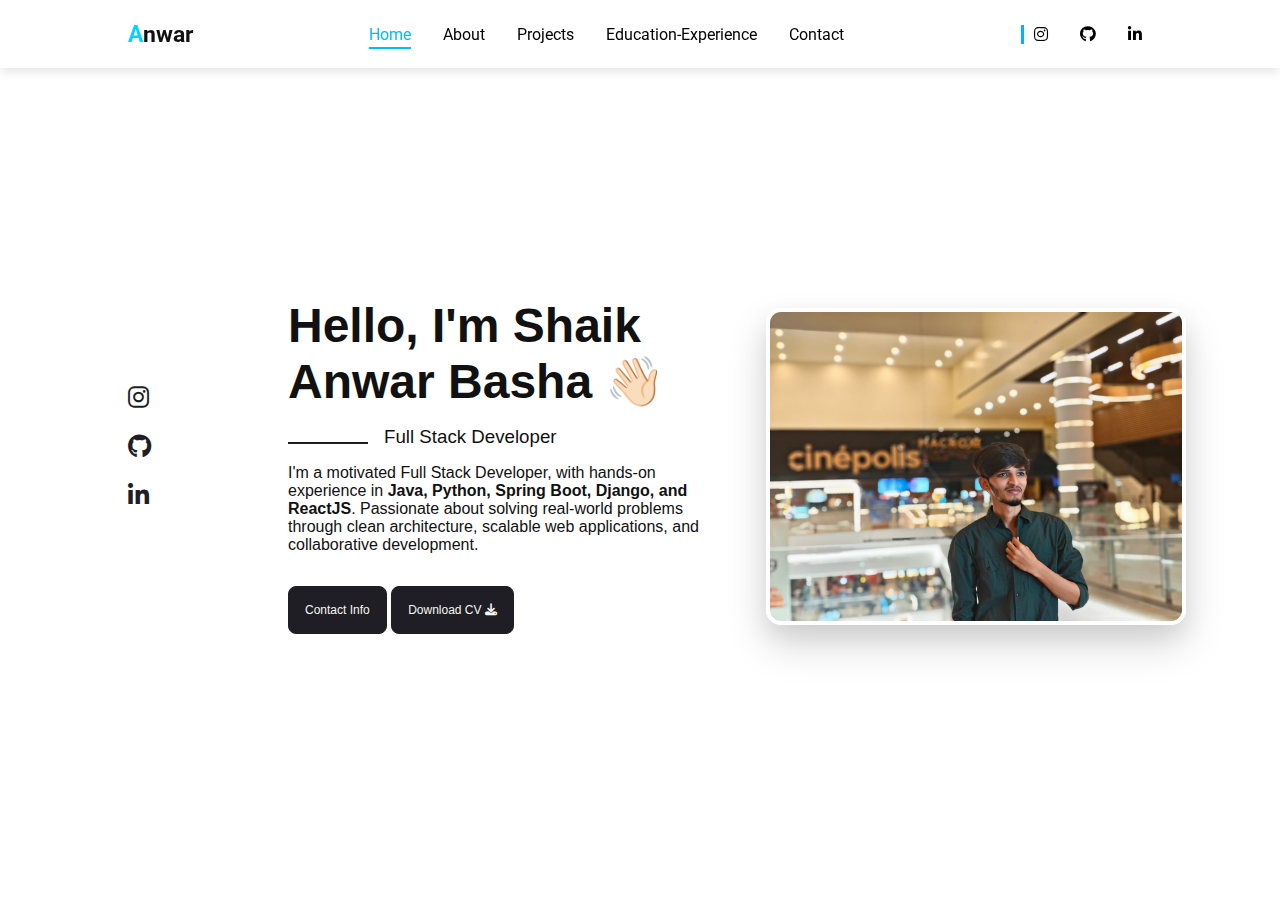
<file: index.html>
<!DOCTYPE html>
<html lang="en">
<head>
    <meta charset="UTF-8">
    <meta name="viewport" content="width=device-width, initial-scale=1.0">
    <title>Shaik Anwar Basha</title>
    <link rel="preconnect" href="https://fonts.googleapis.com">
    <link rel="preconnect" href="https://fonts.gstatic.com" crossorigin>
    <link href="https://fonts.googleapis.com/css2?family=Montserrat:ital,wght@0,100..900;1,100..900&family=Open+Sans:wght@300..800&family=Playfair+Display:wght@400..900&family=Raleway:ital,wght@0,100..900;1,100..900&family=Roboto+Mono:ital,wght@0,100..700;1,100..700&family=Roboto:ital,wght@0,100..900;1,100..900&family=Unbounded:wght@200..900&display=swap" rel="stylesheet">
    <link rel="stylesheet" href="https://cdnjs.cloudflare.com/ajax/libs/font-awesome/6.4.0/css/all.min.css">
    <link rel="stylesheet" href="style.css">
</head>
<body>
    <header>
        <div class="logo">
            <h3><span>A</span>nwar</h3>
        </div>
        <div class="menu-toggle" id="menu-toggle">
           <i class="fa-solid fa-bars"></i>
        </div>

        <ul class="header-list">
            <li><a href="index.html" class="fade-link" data-link>Home</a></li>
            <li><a href="about.html" class="fade-link" data-link>About</a></li>
            <li><a href="project.html" class="fade-link" data-link>Projects</a></li>
            <li><a href="education-experience.html" class="fade-link" data-link>Education-Experience</a></li>
            <li><a href="contact.html" class="fade-link" data-link>Contact</a></li>
            
        </ul>
        <ul class="header-list-icon">
            <li><a href="https://www.instagram.com/__itz_me_anwar__/"><i class="fa-brands fa-instagram"></i></a></li>
            <li><a href="https://github.com/ShaikAnwar2004"><i class="fa-brands fa-github"></i></a></li>
            <li><a href="https://www.linkedin.com/in/shaikanwarbasha2004/"><i class="fa-brands fa-linkedin-in"></i></a></li>
        </ul>
    </header>
    <div class="slide-menu" id="slide-menu">
       <ul>
          <li><a href="index.html">Home</a></li>
          <li><a href="about.html">About</a></li>
          <li><a href="project.html">Projects</a></li>
          <li><a href="education-experience.html">Education-Experience</a></li>
          <li><a href="contact.html">Contact</a></li>
          
       </ul>
    </div>
   <section class="home" id="home">
    <div class="home-text">
        <h2>Hello, I'm Shaik Anwar Basha 👋🏻</h2>
        <h3>Full Stack Developer</h3>
        <p>
            I'm a motivated Full Stack Developer, with hands-on experience in 
            <strong>Java, Python, Spring Boot, Django, and ReactJS</strong>. 
            Passionate about solving real-world problems through clean architecture, scalable web applications, 
            and collaborative development.
        </p>
        <div class="home-btn">
            <a href="contact.html" class="btn">Contact Info</a>
            <a href="https://drive.google.com/file/d/1Tkeu0_qlUrb2_smMXBdRoiSCU7jdkP-D/view?usp=drivesdk" class="btn" download>Download CV <i class="fa-solid fa-download"></i></a>
        </div>
    </div>
    <div class="home-img">
        <img src="images/img5.jpg" alt="Shaik Anwar Basha">
    </div>
</section>

<div class="socials-icon">
    <a href="https://www.instagram.com/__itz_me_anwar__/" target="_blank"><i class="fa-brands fa-instagram"></i></a>
    <a href="https://github.com/ShaikAnwar2004" target="_blank"><i class="fa-brands fa-github"></i></a>
    <a href="https://www.linkedin.com/in/shaikanwarbasha2004/" target="_blank"><i class="fa-brands fa-linkedin-in"></i></a>
</div>
    <script src="main.js"></script>
</body>
</html>
</file>
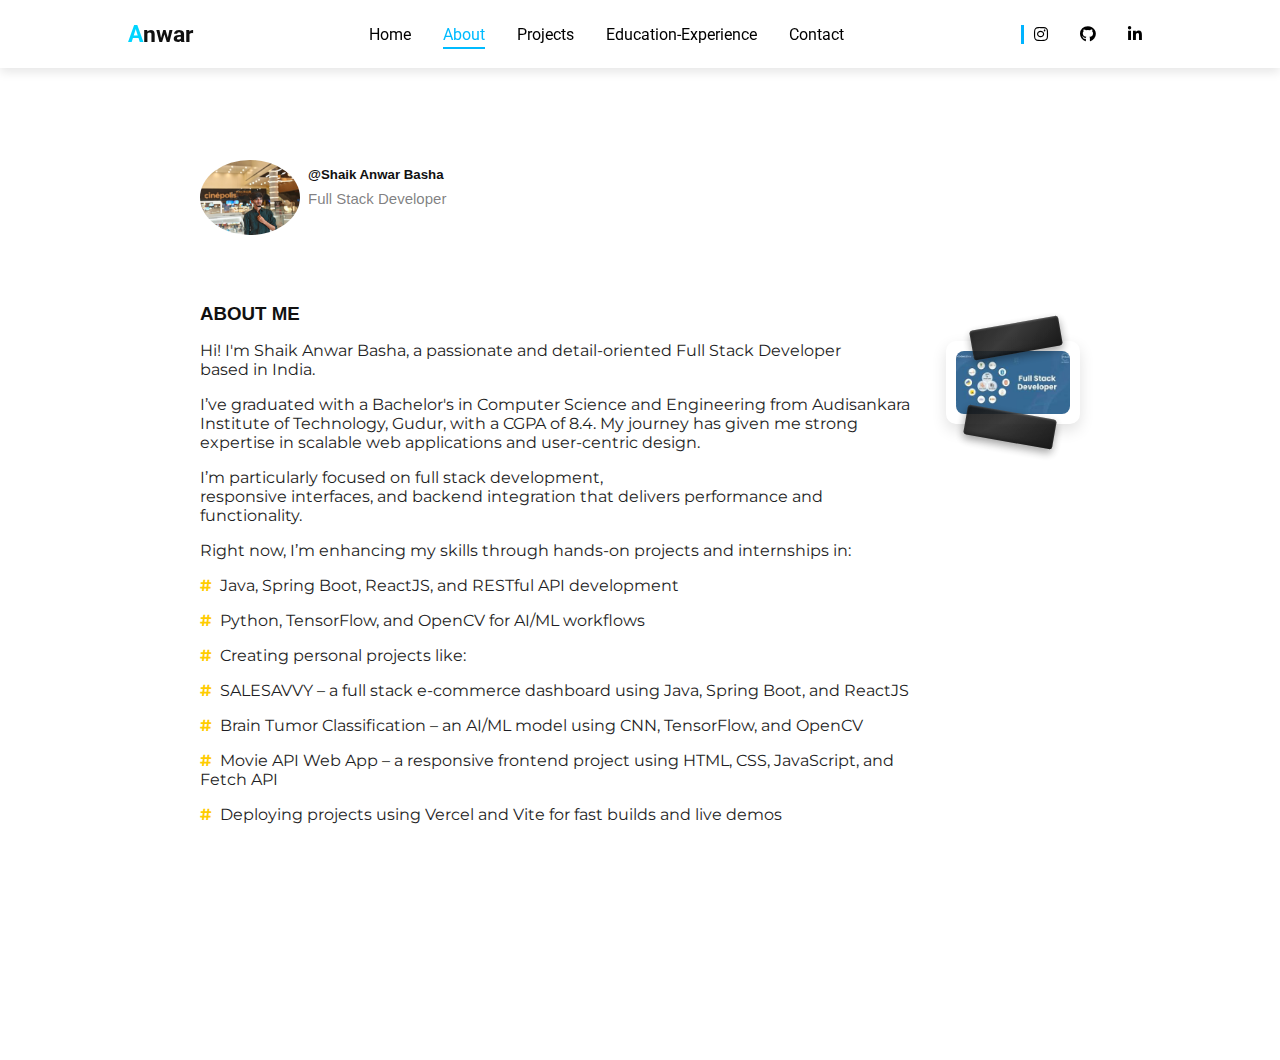
<file: about.html>
<!DOCTYPE html>
<html lang="en">
<head>
    <meta charset="UTF-8">
    <meta name="viewport" content="width=device-width, initial-scale=1.0">
    <link rel="preconnect" href="https://fonts.googleapis.com">
    <link rel="preconnect" href="https://fonts.gstatic.com" crossorigin>
    <link href="https://fonts.googleapis.com/css2?family=Montserrat:ital,wght@0,100..900;1,100..900&family=Open+Sans:wght@300..800&family=Playfair+Display:wght@400..900&family=Raleway:ital,wght@0,100..900;1,100..900&family=Roboto+Mono:ital,wght@0,100..700;1,100..700&family=Roboto:ital,wght@0,100..900;1,100..900&family=Unbounded:wght@200..900&display=swap" rel="stylesheet">
    <link rel="stylesheet" href="https://cdnjs.cloudflare.com/ajax/libs/font-awesome/6.4.0/css/all.min.css">
    <link rel="stylesheet" href="style.css">
    <title>Anwar</title>
</head>
<body>
    <header>
        <div class="logo">
            <h3><span>A</span>nwar</h3>
        </div>
        <div class="menu-toggle" id="menu-toggle">
            <i class="fa-solid fa-bars"></i>
        </div>

        <ul class="header-list">
            <li><a href="index.html" class="fade-link" data-link>Home</a></li>
            <li><a href="about.html" class="fade-link" data-link>About</a></li>
            <li><a href="project.html" class="fade-link" data-link>Projects</a></li>
            <li><a href="education-experience.html" class="fade-link" data-link>Education-Experience</a></li>
            <li><a href="contact.html" class="fade-link" data-link>Contact</a></li>
        </ul>
         <ul class="header-list-icon">
            <li><a href="https://www.instagram.com/__itz_me_anwar__/"><i class="fa-brands fa-instagram"></i></a></li>
            <li><a href="https://github.com/ShaikAnwar2004"><i class="fa-brands fa-github"></i></a></li>
            <li><a href="https://www.linkedin.com/in/shaikanwarbasha2004/"><i class="fa-brands fa-linkedin-in"></i></a></li>
        </ul>
    </header>

    <div class="slide-menu" id="slide-menu">
        <ul>
            <li><a href="index.html">Home</a></li>
            <li><a href="about.html">About</a></li>
            <li><a href="project.html">Projects</a></li>
            <li><a href="education-experience.html">Education-Experience</a></li>
            <li><a href="contact.html">Contact</a></li>
        </ul>
    </div>

    <section class="about" id="about">
        <div class="about-info">
            <div class="img-about">
                <img src="images/img5.jpg" alt="Shaik Anwar Basha">
            </div>
            <div class="info-text">
                <h5>@Shaik Anwar Basha</h5>
                <p>Full Stack Developer</p>
            </div>
        </div>
        <h3>ABOUT ME</h3>
        <div class="about-info2">
            <div class="about-text">
                <p>Hi! I'm Shaik Anwar Basha, a passionate and detail-oriented Full Stack Developer <br> based in India.</p>
                <p>I’ve graduated with a Bachelor's in Computer Science and Engineering from Audisankara Institute of Technology, Gudur, with a CGPA of 8.4. My journey has given me strong expertise in scalable web applications and user-centric design.</p>
                <p>I’m particularly focused on full stack development, <br> responsive interfaces, and backend integration that delivers performance and functionality.</p>
                <p>Right now, I’m enhancing my skills through hands-on projects and internships in:</p>
                <p><span>#</span>Java, Spring Boot, ReactJS, and RESTful API development</p>
                <p><span>#</span>Python, TensorFlow, and OpenCV for AI/ML workflows</p>
                <p><span>#</span>Creating personal projects like:</p>
                <p><span>#</span>SALESAVVY – a full stack e-commerce dashboard using Java, Spring Boot, and ReactJS</p>
                <p><span>#</span>Brain Tumor Classification – an AI/ML model using CNN, TensorFlow, and OpenCV</p>
                <p><span>#</span>Movie API Web App – a responsive frontend project using HTML, CSS, JavaScript, and Fetch API</p>
                <p><span>#</span>Deploying projects using Vercel and Vite for fast builds and live demos</p>
            </div>
            <div class="photo-container">
                <img src="images/FSD.png" alt="Shaik Anwar Basha">
                <span class="tape tape1"></span>
                <span class="tape tape2"></span>
            </div>
        </div>
    </section>

    <script src="main.js"></script>
</body>
</html>
</file>
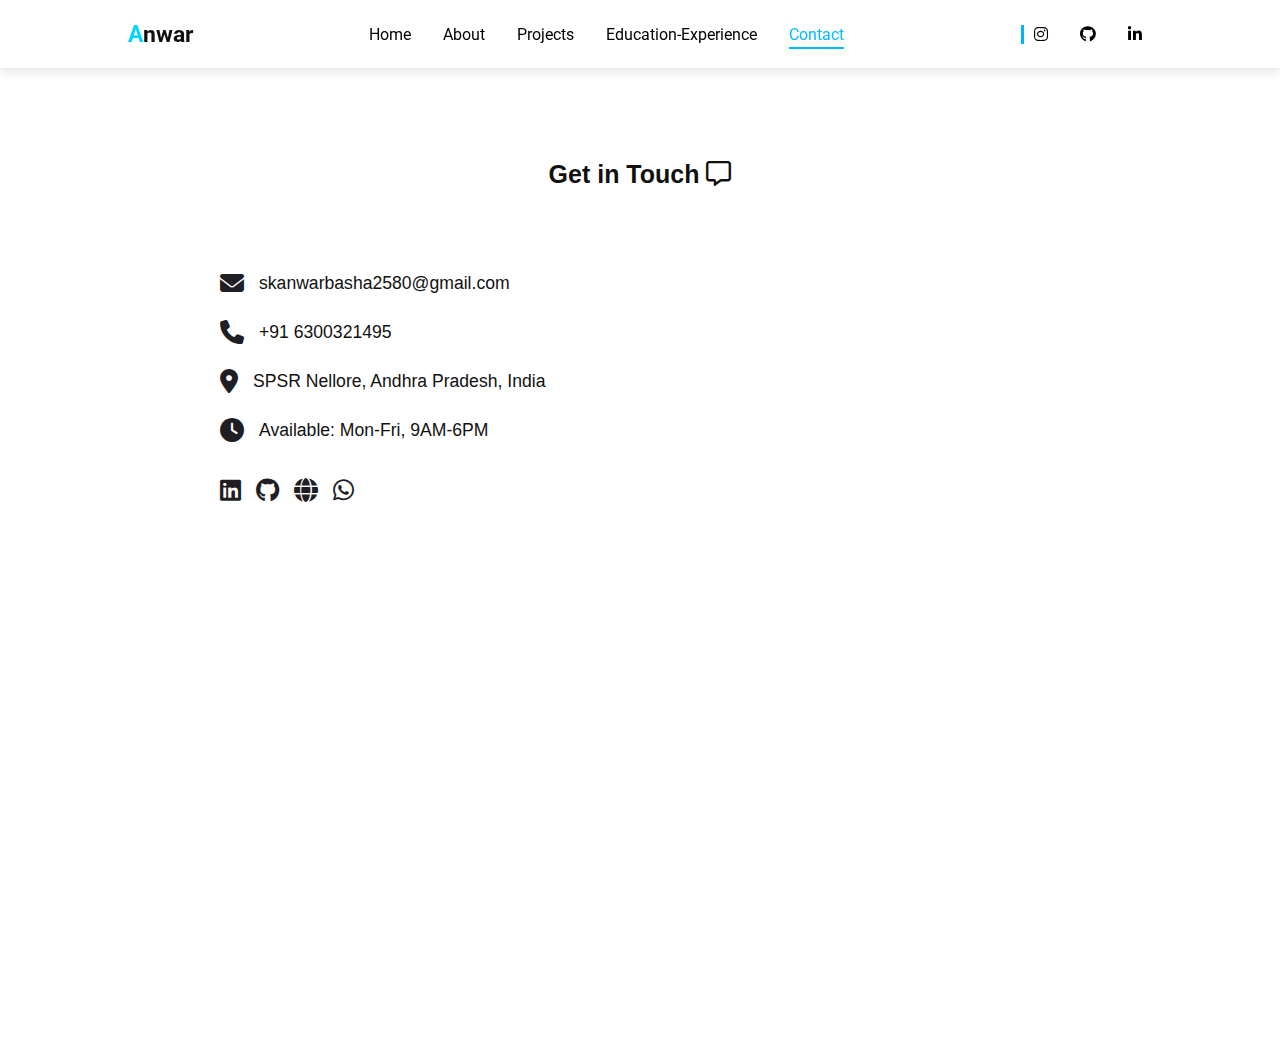
<file: contact.html>
<!DOCTYPE html>
<html lang="en">
<head>
    <meta charset="UTF-8">
    <meta name="viewport" content="width=device-width, initial-scale=1.0">
    <link rel="preconnect" href="https://fonts.googleapis.com">
    <link rel="preconnect" href="https://fonts.gstatic.com" crossorigin>
    <link href="https://fonts.googleapis.com/css2?family=Montserrat:ital,wght@0,100..900;1,100..900&family=Open+Sans:wght@300..800&family=Playfair+Display:wght@400..900&family=Raleway:ital,wght@0,100..900;1,100..900&family=Roboto+Mono:ital,wght@0,100..700;1,100..700&family=Roboto:ital,wght@0,100..900;1,100..900&family=Unbounded:wght@200..900&display=swap" rel="stylesheet">
    <link rel="stylesheet" href="https://cdnjs.cloudflare.com/ajax/libs/font-awesome/6.4.0/css/all.min.css">
    <link rel="stylesheet" href="style.css">
    <title>Anwar</title>
</head>
<body>
    <header>
        <div class="logo">
            <h3><span>A</span>nwar</h3>
        </div>
        <div class="menu-toggle" id="menu-toggle">
            <i class="fa-solid fa-bars"></i>
        </div>

        <ul class="header-list">
            <li><a href="index.html" class="fade-link" data-link>Home</a></li>
            <li><a href="about.html" class="fade-link" data-link>About</a></li>
            <li><a href="project.html" class="fade-link" data-link>Projects</a></li>
            <li><a href="education-experience.html" class="fade-link" data-link>Education-Experience</a></li>
            <li><a href="contact.html" class="fade-link" data-link>Contact</a></li>
        </ul>
        <ul class="header-list-icon">
            <li><a href="https://www.instagram.com/__itz_me_anwar__/"><i class="fa-brands fa-instagram"></i></a></li>
            <li><a href="https://github.com/ShaikAnwar2004"><i class="fa-brands fa-github"></i></a></li>
            <li><a href="https://www.linkedin.com/in/shaikanwarbasha2004/"><i class="fa-brands fa-linkedin-in"></i></a></li>
        </ul>
    </header>

    <div class="slide-menu" id="slide-menu">
        <ul>
            <li><a href="index.html">Home</a></li>
            <li><a href="about.html">About</a></li>
            <li><a href="project.html">Projects</a></li>
            <li><a href="education-experience.html">Education-Experience</a></li>
            <li><a href="contact.html">Contact</a></li>
        </ul>
    </div>

    <section class="contact">
        <h3>Get in Touch <i class="fa-regular fa-message"></i></h3>
        <div class="container">
            <div class="contact-content">
                <div class="contact-info">
                    <div class="contact-item">
                        <i class="fas fa-envelope"></i>
                        <p>skanwarbasha2580@gmail.com</p>
                    </div>
                    <div class="contact-item">
                        <i class="fas fa-phone"></i>
                        <p>+91 6300321495</p>
                    </div>
                    <div class="contact-item">
                        <i class="fas fa-map-marker-alt"></i>
                        <p>SPSR Nellore, Andhra Pradesh, India</p>
                    </div>
                    <div class="contact-item">
                        <i class="fas fa-clock"></i>
                        <p>Available: Mon-Fri, 9AM-6PM</p>
                    </div>
                    <div class="social-links-contact">
                        <a href="https://www.linkedin.com/in/shaikanwarbasha2004/" aria-label="LinkedIn"><i class="fab fa-linkedin"></i></a>
                        <a href="https://github.com/ShaikAnwar2004" aria-label="GitHub"><i class="fab fa-github"></i></a>
                        <a href="https://vercel.com/shaik-anwar-bashas-projects" aria-label="Vercel"><i class="fa-solid fa-globe"></i></a>
                        <a href="+91 6300321495" aria-label="WhatsApp"><i class="fab fa-whatsapp"></i></a>
                    </div>
        </div>
    </section>

    <script src="main.js"></script>
</body>
</html>
</file>
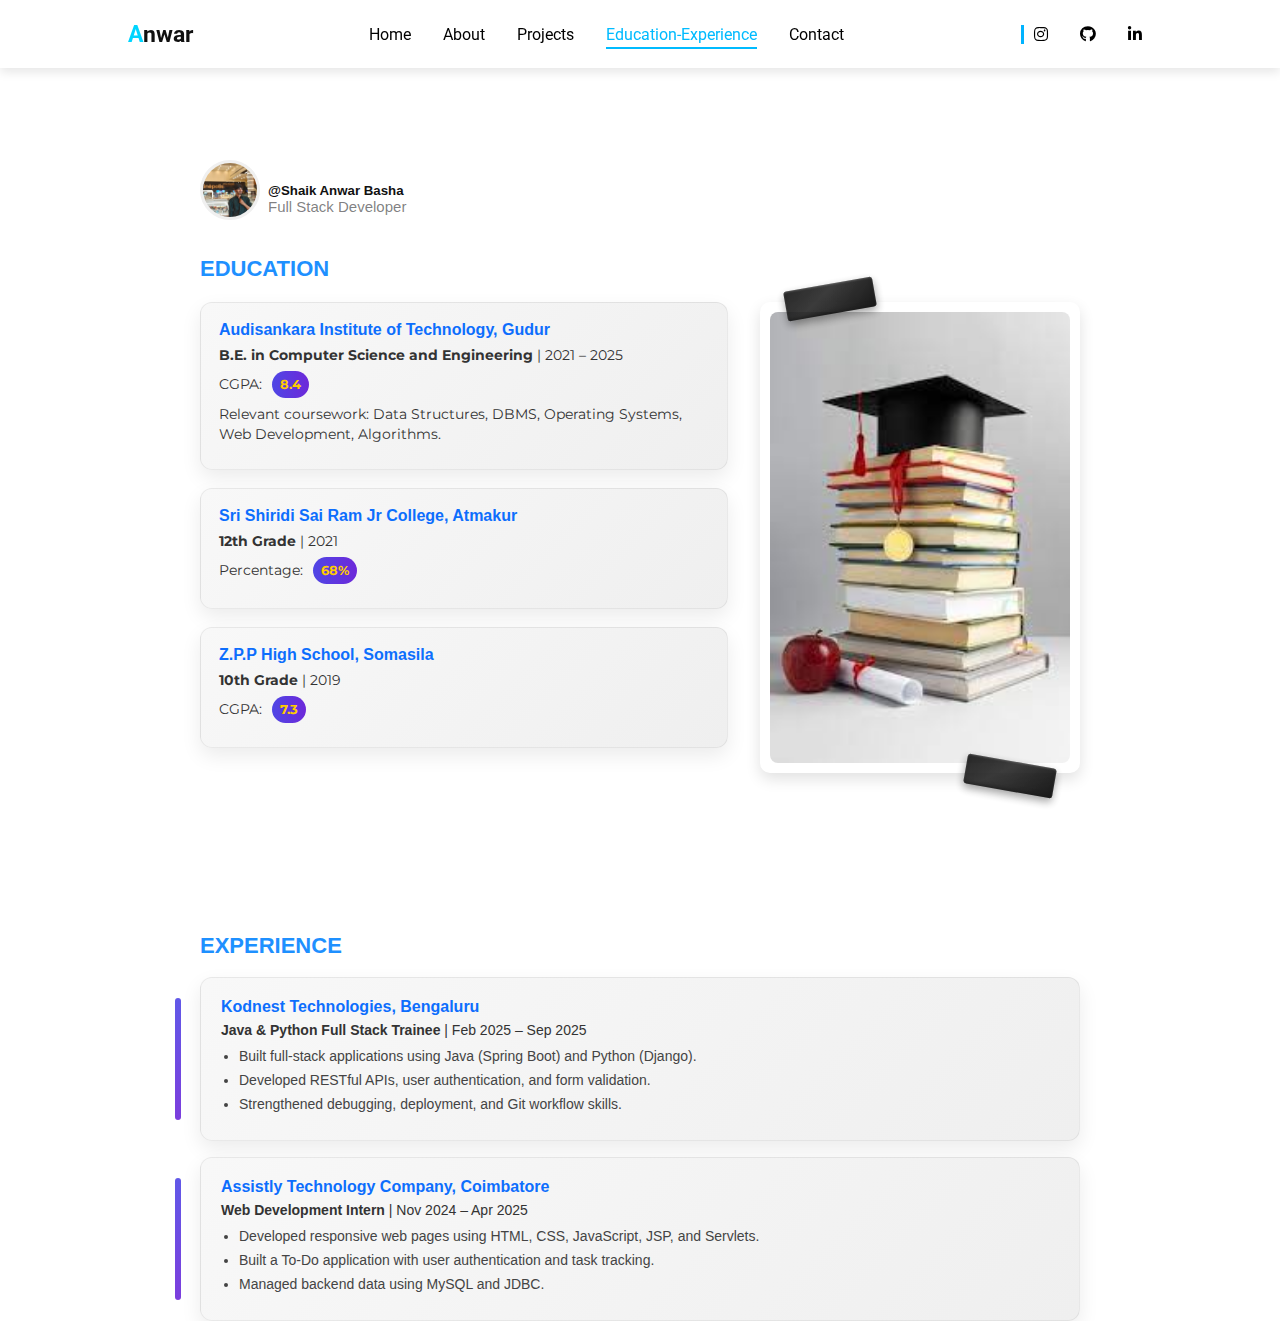
<file: education-experience.html>
<!DOCTYPE html>
<html lang="en">
<head>
  <meta charset="UTF-8" />
  <meta name="viewport" content="width=device-width, initial-scale=1.0"/>
  <title>Education & Experience - Shaik Anwar Basha</title>

  <!-- Fonts & icons (same as your about file) -->
  <link rel="preconnect" href="https://fonts.googleapis.com">
  <link rel="preconnect" href="https://fonts.gstatic.com" crossorigin>
  <link href="https://fonts.googleapis.com/css2?family=Montserrat:ital,wght@0,100..900;1,100..900&family=Open+Sans:wght@300..800&family=Roboto:ital,wght@0,100..900;1,100..900&display=swap" rel="stylesheet">

  <link rel="stylesheet" href="https://cdnjs.cloudflare.com/ajax/libs/font-awesome/6.4.0/css/all.min.css" />
  <link rel="stylesheet" href="style.css" />
</head>
<body>
  <header>
    <div class="logo">
      <h3><span>A</span>nwar</h3>
    </div>
    <div class="menu-toggle" id="menu-toggle">
      <i class="fa-solid fa-bars"></i>
    </div>

    <ul class="header-list">
      <li><a href="index.html" class="fade-link" data-link>Home</a></li>
      <li><a href="about.html" class="fade-link" data-link>About</a></li>
      <li><a href="project.html" class="fade-link" data-link>Projects</a></li>
      <li><a href="education-experience.html" class="fade-link" data-link>Education-Experience</a></li>
      <li><a href="contact.html" class="fade-link" data-link>Contact</a></li>
    </ul>

    <ul class="header-list-icon">
      <li><a href="https://www.instagram.com/__itz_me_anwar__/"><i class="fa-brands fa-instagram"></i></a></li>
      <li><a href="https://github.com/ShaikAnwar2004"><i class="fa-brands fa-github"></i></a></li>
      <li><a href="https://www.linkedin.com/in/shaikanwarbasha2004/"><i class="fa-brands fa-linkedin-in"></i></a></li>
    </ul>
  </header>

  <div class="slide-menu" id="slide-menu">
    <ul>
      <li><a href="index.html">Home</a></li>
      <li><a href="about.html">About</a></li>
      <li><a href="project.html">Projects</a></li>
      <li><a href="education-experience.html">Education-Experience</a></li>
      <li><a href="contact.html">Contact</a></li>
    </ul>
  </div>

  <main class="main-container">

    <!-- Top small info (same as about) -->
    <section class="about education-section" id="education">
      <div class="about-info">
        <div class="img-about">
          <img src="images/img6.jpg" alt="Shaik Anwar Basha">
        </div>
        <div class="info-text">
          <h5>@Shaik Anwar Basha</h5>
          <p>Full Stack Developer</p>
        </div>
      </div>

      <h3>EDUCATION</h3>

      <!-- Layout similar to your about-info2: left text, right photo -->
      <div class="about-info2">
        <div class="about-text education-copy">

          <!-- Education as separate blocks -->
          <div class="education-block">
            <h4>Audisankara Institute of Technology, Gudur</h4>
            <p><strong>B.E. in Computer Science and Engineering</strong> | 2021 – 2025</p>
            <p>CGPA: <span class="badge">8.4</span></p>
            <p class="muted-text">Relevant coursework: Data Structures, DBMS, Operating Systems, Web Development, Algorithms.</p>
          </div>

          <div class="education-block">
            <h4>Sri Shiridi Sai Ram Jr College, Atmakur</h4>
            <p><strong>12th Grade</strong> | 2021</p>
            <p>Percentage: <span class="badge">68%</span></p>
          </div>

          <div class="education-block">
            <h4>Z.P.P High School, Somasila</h4>
            <p><strong>10th Grade</strong> | 2019</p>
            <p>CGPA: <span class="badge">7.3</span></p>
          </div>

        </div>

        <!-- Decorative photo on the right (same tape style) -->
        <div class="photo-container">
          <img src="images/Edu.png" alt="Profile photo - Shaik Anwar Basha">
          <span class="tape tape1"></span>
          <span class="tape tape2"></span>
        </div>
      </div>
    </section>

    <!-- EXPERIENCE section (below education) -->
    <section class="experience" id="experience">
    <div class="experience-wrapper">

        <h3>EXPERIENCE</h3>

        <div class="experience-item section-card">
            <h4>Kodnest Technologies, Bengaluru</h4>
            <p><strong>Java & Python Full Stack Trainee</strong> | Feb 2025 – Sep 2025</p>
            <ul>
                <li>Built full-stack applications using Java (Spring Boot) and Python (Django).</li>
                <li>Developed RESTful APIs, user authentication, and form validation.</li>
                <li>Strengthened debugging, deployment, and Git workflow skills.</li>
            </ul>
        </div>

        <div class="experience-item section-card">
            <h4>Assistly Technology Company, Coimbatore</h4>
            <p><strong>Web Development Intern</strong> | Nov 2024 – Apr 2025</p>
            <ul>
                <li>Developed responsive web pages using HTML, CSS, JavaScript, JSP, and Servlets.</li>
                <li>Built a To-Do application with user authentication and task tracking.</li>
                <li>Managed backend data using MySQL and JDBC.</li>
            </ul>
        </div>

    </div>
</section>

  </main>

  <script src="main.js"></script>
</body>
</html>
</file>
<file: style.css>
/* ================================================
   Shaik Anwar Basha — Unified style.css
   Includes: index.html, about.html, project.html,
   contact.html, and education-experience.html styles
   ================================================ */

/* -------------------------
   Reset + Base
   ------------------------- */
* {
    margin: 0;
    padding: 0;
    box-sizing: border-box;
}

html, body {
    height: 100%;
    font-family: "Poppins", sans-serif;
    background: #fff; /* page background (you can change if you want dark theme) */
    color: #111;
    -webkit-font-smoothing: antialiased;
    -moz-osx-font-smoothing: grayscale;
}

/* -------------------------
   Header
   ------------------------- */
header {
    position: fixed;
    top: 0;
    left: 0;
    width: 100%;
    display: flex;
    align-items: center;
    justify-content: space-around;
    padding: 20px 40px;
    font-family: "Roboto", sans-serif;
    background: #fff;
    box-shadow: 0 4px 10px rgba(0,0,0,0.1);
    z-index: 1000;
}

.logo {
    font-size: 20px;
    font-weight: bold;
}

.logo span {
    color: rgb(0, 213, 255);
}

.header-list,
.header-list-icon {
    display: flex;
    gap: 2rem;
    align-items: center;
}

.header-list li,
.header-list-icon li {
    list-style: none;
}

.header-list a,
.header-list-icon a {
    text-decoration: none;
    color: black;
    position: relative;
    transition: color 0.3s ease;
}

.header-list-icon {
    border-left: 3px solid rgb(0, 179, 255);
    padding: 0 10px;
}

.header-list a:hover,
.header-list a.active {
    color: #00bbff;
}

.header-list a::after {
    content: '';
    position: absolute;
    bottom: -5px;
    left: 0;
    width: 0;
    height: 2px;
    background: #00bbff;
    transition: width 0.3s ease;
}

.header-list a:hover::after,
.header-list a.active::after {
    width: 100%;
}

/* -------------------------
   Home Section
   ------------------------- */
.home {
    padding: 2rem 5rem 0 18rem;   
    width: 100%;
    height: 100vh;
    display: grid;
    grid-template-columns: repeat(2, 1fr);
    align-items: center;
    gap: 1rem;
    font-family: "Poppins", sans-serif;
}

.home-text h2 {
    font-size: 3rem;
    margin-bottom: 1rem;
}

.home-text h3 {
    position: relative;
    padding-left: 6rem;
    font-weight: 500;
    margin-bottom: 1rem;
}

.home-text h3::before {
    content: "";
    position: absolute;
    width: 80px;
    height: 2px;
    background-color: #1e1e24;
    left: 0;
    top: 1rem;
}

.home-text p {
    margin-bottom: 2rem;
}

/* ===== BUTTON ===== */
.home-btn a {
    text-decoration: none;
}

.btn {
    display: inline-block;
    width: fit-content;
    padding: 1rem;
    border-radius: 0.5rem;
    cursor: pointer;
    color: #f7f7f2;
    border: 1px solid #1e1e24;
    font-weight: 500;
    font-size: 12px;
    text-align: center;
    background: #1e1e24;
    transition: all 0.5s;
}

.btn:hover {
    background: #f7f7f2;
    color: #1e1e24;
    transform: translateY(5px);
}

.socials-icon {
    position: absolute;
    top: 40%;
    padding: 0 8rem;
}

.socials-icon a {
    text-decoration: none;
}

.socials-icon i {
    display: block;
    margin: 25px 0;
    color: #1e1e24;
    font-size: 1.5rem;
    transition: all 0.6s;
}

.socials-icon i:hover {
    transform: rotate3d(0,0,1,90deg);
}

.scroll-btn {
    position: absolute;
    bottom: 7%;
    left: 9%;
    color: #1e1e24;
    font-weight: 600;
    display: flex;
    align-items: center;
    text-decoration: none;
}

.home-img {
    display: flex;
    justify-content: center;
    align-items: center;
}

.home-img img {
    width: 420px;
    height: auto;
    border-radius: 15px;
    object-fit: cover;

    /* Premium shadow */
    box-shadow:
        0 20px 40px rgba(0,0,0,0.15),
        0 10px 25px rgba(0,0,0,0.08);

    /* Add slight border */
    border: 4px solid #ffffff;

    /* Smooth animation */
    transition: all 0.4s ease;
}

/* Hover Effect */
.home-img img:hover {
    transform: translateY(-6px);
    box-shadow:
        0 30px 60px rgba(0,0,0,0.18),
        0 12px 28px rgba(0,0,0,0.12);
}


/* -------------------------
   About Page
   ------------------------- */
.about {
    margin: 160px 200px;
    font-family: "Poppins", sans-serif;
}

.about-info {
    display: flex;
    gap: 0.5rem;
    margin-bottom: 4rem;
}

.img-about img {
    width: 100px;
    border-radius: 50%;
}

.info-text {
    position: relative;
    bottom: -7px;
}

.info-text p {
    color: #1e1e2495;
    font-size: 15px;
}

.info-text h5 {
    margin-bottom: 8px;
}

.about h3 {
    margin-bottom: 1rem;
}

.about-text p {
    margin-bottom: 1rem;
    font-family: "Montserrat", sans-serif;
    color: #1e1e24;
}

.about-text span {
    color: #ffcc00;
    font-weight: bold;
    margin-right: 8px;
}

.about-info2 {
    display: flex;
}

.photo-container {
    position: relative;
    display: inline-block;
    padding: 20px;
    background: #fff;
    border-radius: 20px;
    box-shadow: 0 6px 15px rgba(0,0,0,0.3);
}

.photo-container img {
    width: 360px;
    border-radius: 10px;
    display: block;
}

.tape {
    position: absolute;
    width: 90px;
    height: 30px;
    background: linear-gradient(145deg, #111 0%, #222 40%, #000 100%);
    box-shadow: inset 0 1px 2px rgba(255,255,255,0.2),
                inset 0 -2px 4px rgba(0,0,0,0.6),
                0 4px 8px rgba(0,0,0,0.4);
    border-radius: 3px;
    opacity: 0.9;
    transform-origin: center;
    z-index: 2;
}

.tape::before {
    content: "";
    position: absolute;
    inset: 0;
    background: linear-gradient(
        to right,
        rgba(255,255,255,0.05),
        rgba(255,255,255,0.15),
        rgba(255,255,255,0.05)
    );
    mix-blend-mode: overlay;
    pointer-events: none;
}

.tape1 {
    top: -18px;
    left: 25px;
    transform: rotate(-10deg);
}

.tape2 {
    bottom: -18px;
    right: 25px;
    transform: rotate(10deg);
}

/* -------------------------
   Projects Page
   ------------------------- */
.project {
    margin: 160px 200px;
    font-family: "Poppins", sans-serif;
}

.title-project {
    text-align: center;
    margin-bottom: 2rem;
}

.title-project h4 {
    margin-bottom: 0.5rem;
}

.title-project p {
    color: #1e1e24;
}

.tools {
    display: flex;
    justify-content: center;
    padding: 30px;
    border-radius: 15px;
    margin-bottom: 2rem;
}

.list-tools {
    display: flex;
    flex-wrap: wrap;
    gap: 20px;
    list-style: none;
    max-width: 800px;
    justify-content: center;
}

.list-tools li {
    flex: 0 0 140px; 
}

.list-tools a {
    display: flex;
    align-items: center;
    gap: 8px;
    justify-content: center;
    text-decoration: none;
    color: #fff;
    background: #222;
    padding: 15px 20px;
    border-radius: 12px;
    font-weight: bold;
    transition: all 0.3s ease;
    box-shadow: 0 4px 6px rgba(0,0,0,0.3);
}

.list-tools a:hover {
    background: linear-gradient(135deg, #fff, #ccc);
    color: #000;
    transform: translateY(-5px) scale(1.05);
    box-shadow: 0 10px 15px rgba(0,0,0,0.5);
}

.projects-container {
    display: grid;
    grid-template-columns: repeat(3, 1fr);
    gap: 25px;
    padding: 30px;
}

.project-card {
    background: linear-gradient(135deg, #f5f5f5, #ddd);
    color: #111;
    border-radius: 12px;
    overflow: hidden;
    text-align: center;
    transition: all 0.4s ease;
    cursor: pointer;
    box-shadow: 0 5px 15px rgba(0,0,0,0.2);
}

.project-card img {
    width: 100%;
    height: 180px;
    object-fit: cover;
    transition: transform 0.4s ease;
}

.project-card h3 {
    margin: 15px 0 5px;
    font-size: 1.2rem;
    color: #1e90ff;
    transition: color 0.3s ease;
}

.project-card:hover h3 {
    color: #0d6efd; 
}

.project-card p {
    font-size: 0.9rem;
    margin: 0 10px 15px;
}

.tech-buttons a {
    display: inline-block;
    margin: 5px 5px;
    padding: 5px 10px;
    background: #fff;
    color: #111;
    border-radius: 6px;
    text-decoration: none;
    font-size: 0.8rem;
    transition: all 0.3s ease;
}

.tech-buttons a:hover {
    background: linear-gradient(135deg, #fff, #ccc);
    color: #000;
    transform: translateY(-3px) scale(1.05);
    box-shadow: 0 8px 12px rgba(0,0,0,0.3);
}

.project-card:hover {
    transform: translateY(-5px) scale(1.05);
    box-shadow: 0 12px 25px rgba(0,0,0,0.35);
    background: linear-gradient(135deg, #fff, #ccc);
}

/* -------------------------
   Contact Page
   ------------------------- */
.contact {
    margin: 160px 200px;
}

.contact h3 {
    text-align: center;
    margin-bottom: 2rem;
    font-size: 25px ;
}

.container {
    max-width: 1200px;
    margin: 0 auto;
    padding: 50px 20px;
}

.contact-content {
    display: flex;
    gap: 50px;
    flex-wrap: wrap;
}

.contact-info {
    flex: 1;
    min-width: 300px;
    max-width: 400px; 
    display: flex;
    flex-direction: column;
    justify-content: center; 
    align-items: flex-start; 
    gap: 25px;
}

.contact-item {
    display: flex;
    align-items: center;
    gap: 15px;
    font-size: 1.1rem;
    color: #111;
    transition: all 0.3s ease;
}

.contact-item i {
    font-size: 1.5rem;
    color: #1e1e24;
    transition: transform 0.3s ease, color 0.3s ease;
}

.contact-item:hover i {
    transform: translateY(-3px);
    color: #4a4546; 
}

.social-links-contact {
    display: flex;
    gap: 15px;
    margin-top: 10px;
}

.social-links-contact a {
    font-size: 1.5rem;
    color: #1e1e24;
    transition: all 0.3s ease;
}

.social-links-contact a:hover {
    transform: translateY(-3px) scale(1.1);
    color: #505050;
}

.contact-form {
    flex: 1;
    min-width: 350px;
    background: linear-gradient(135deg, #f5f5f5, #ddd);
    padding: 40px;
    border-radius: 15px;
    box-shadow: 0 10px 25px rgba(0,0,0,0.2);
    transition: all 0.4s ease;
}

.contact-form .form-group {
    margin-bottom: 20px;
}

.contact-form input,
.contact-form textarea {
    width: 100%;
    padding: 12px 15px;
    border: none;
    border-radius: 10px;
    background: #fff;
    box-shadow: inset 0 2px 5px rgba(0,0,0,0.1);
    font-size: 1rem;
    transition: all 0.3s ease;
}

.contact-form input:focus,
.contact-form textarea:focus {
    outline: none;
    box-shadow: 0 0 8px #1e90ff;
}

.contact-form button.btn {
    width: 100%;
    padding: 12px;
    border: none;
    border-radius: 10px;
    background: linear-gradient(135deg, #1e90ff, #00bfff);
    color: #fff;
    font-size: 1rem;
    cursor: pointer;
    transition: all 0.3s ease;
    box-shadow: 0 5px 15px rgba(0,0,0,0.2);
}

.contact-form button.btn:hover {
    transform: translateY(-5px) scale(1.05);
    box-shadow: 0 10px 25px rgba(0,0,0,0.35);
    background: linear-gradient(135deg, #ff1744, #ff5252);
}

/* -------------------------
   Fade / Animations / menu
   ------------------------- */
.fade-in-element {
    opacity: 0;
    transform: translateY(20px);
    transition: opacity 0.8s ease, transform 0.8s ease;
}

.fade-in-element.visible {
    opacity: 1;
    transform: translateY(0);
}

.page-fade-out {
    opacity: 0;
    transition: opacity 0.6s ease;
}

.menu-toggle {
    display: none;
    font-size: 1.8rem;
    cursor: pointer;
    color: #111;
}

/* Slide-in menu */
.slide-menu {
    position: fixed;
    top: 0;
    right: -260px;
    width: 260px;
    height: 100%;
    background-color: #111;
    color: #fff;
    transition: 0.3s ease;
    z-index: 2000;
    padding-top: 60px;
}

.slide-menu ul {
    list-style: none;
    padding: 0;
}

.slide-menu ul li {
    margin: 20px 0;
    text-align: center;
}

.slide-menu ul li a {
    color: #fff;
    text-decoration: none;
    font-size: 1.2rem;
    transition: color 0.3s ease;
}

.slide-menu ul li a:hover {
    color: #00bfff;
}

.slide-menu.active {
    right: 0; 
}

/* -------------------------
   Responsive rules
   ------------------------- */
@media (max-width: 1024px) {
    .projects-container {
        grid-template-columns: repeat(2, 1fr);
    }
    .projects-container {
        grid-template-columns: repeat(2, 1fr);
        padding: 20px;
    }
    .home {
        padding: 2rem 3rem 0 3rem;
    }
    .about, .project, .contact {
        margin: 120px 50px;
    }
}

@media (max-width: 900px) {
    .contact-content {
        flex-direction: column;
    }
    .home {
        grid-template-columns: 1fr;
        padding: 2rem;
        text-align: center;
    }
    .home-img img {
        width: 80%;
        margin: 0 auto;
    }
    .about-info2 {
        flex-direction: column;
        align-items: center;
        gap: 2rem;
    }
    .about, .project, .contact {
        margin: 100px 30px;
    }
}

@media (max-width: 768px) {
    .projects-container {
        grid-template-columns: 1fr;
        padding: 15px;
    }
}

@media (max-width: 480px) {
    header {
        padding: 15px 10px;
        flex-direction: column;
        gap: 10px;
    }

    .logo {
        font-size: 18px;
    }

    .home-text h2 {
        font-size: 1.8rem;
    }

    .home-text h3 {
        font-size: 1rem;
        padding-left: 1.5rem;
    }

    .home {
        padding: 1rem 1rem 0 1rem;
        margin: 90px 15px;
    }

    .socials-icon{
        display: none;
    }

    .home-img img {
        width: 100%;
    }

    .projects-container {
        gap: 15px;
    }

    .photo-container img {
        width: 150px;
    }

    .about, .project, .contact {
        margin: 160px 15px;
    }

    .contact-form {
        padding: 20px;
    }

    .scroll-btn {
        left: 5%;
        bottom: 5%;
    }
}

/* Hide desktop nav on small screens and show menu toggle */
@media screen and (max-width: 768px) {
    .header-list,
    .header-list-icon {
        display: none; 
    }
    .menu-toggle {
        display: block;
    }
}

/* -------------------------
   Education & Experience
   (paste at end - merged)
   ------------------------- */

/* Reuse spacing consistent with other pages */
.education-section {
    margin: 160px 200px;
    font-family: "Poppins", sans-serif;
    color: #111;
}

/* Top info area (same layout as about) */
.education-section .about-info {
    display: flex;
    gap: 0.5rem;
    margin-bottom: 2rem;
    align-items: center;
}
.education-section .img-about img {
    width: 60px;
    height: 60px;
    border-radius: 50%;
    object-fit: cover;
    border: 3px solid #f0f0f0;
}
.education-section .info-text h5 {
    margin: 0;
}
.education-section h3 {
    margin-bottom: 1.25rem;
    color: #1e90ff;
    font-size: 22px;
}

/* Main two-column layout similar to about-info2 */
.about-info2 {
    display: flex;
    gap: 2rem;
    align-items: flex-start;
}

/* Left column: education text blocks */
.education-copy {
    flex: 1;
}

.education-block {
    background: linear-gradient(135deg, #f8f8f8, #efefef);
    color: #111;
    padding: 18px;
    border-radius: 12px;
    margin-bottom: 18px;
    box-shadow: 0 8px 20px rgba(0,0,0,0.08);
    border: 1px solid rgba(0,0,0,0.06);
}

.education-block h4 {
    margin-bottom: 6px;
    color: #0d6efd;
    font-size: 16px;
}
.education-block p {
    margin: 6px 0;
    font-size: 14px;
    line-height: 1.45;
    color: #333;
}

.badge {
    display: inline-block;
    padding: 4px 8px;
    background: linear-gradient(90deg, #4f46e5, #6d28d9);
    color: #fff;
    border-radius: 999px;
    font-weight: 700;
    font-size: 13px;
    margin-left: 6px;
}

/* Muted helper text */
.muted-text {
    color: #6b7280;
    font-size: 13px;
}

/* Right column: decorative photo */
.about-info2 .photo-container {
    width: 320px;
    position: relative;
    display: inline-block;
    padding: 10px;
    background: #fff;
    border-radius: 10px;
    box-shadow: 0 6px 15px rgba(0,0,0,0.12);
}
.about-info2 .photo-container img {
    width: 100%;
    border-radius: 8px;
    display: block;
}

/* EXPERIENCE section */
.experience {
    margin: 30px 200px 160px;
    font-family: "Poppins", sans-serif;
    color: #111;
}
.experience-wrapper {
    max-width: 1100px;
    margin: 0 auto;
}

/* heading */
.experience h3 {
    color: #1e90ff;
    font-size: 22px;
    margin-bottom: 18px;
}

/* Experience cards */
.section-card {
    background: linear-gradient(135deg, #f8f8f8, #efefef);
    padding: 20px;
    border-radius: 12px;
    margin-bottom: 16px;
    border: 1px solid rgba(0,0,0,0.06);
    box-shadow: 0 8px 20px rgba(0,0,0,0.08);
}
.experience-item h4 {
    margin: 0 0 6px 0;
    color: #0d6efd;
    font-size: 16px;
}
.experience-item p {
    margin: 4px 0 10px 0;
    color: #333;
    font-size: 14px;
}
.experience-item ul {
    margin-left: 18px;
    color: #444;
    font-size: 14px;
}
.experience-item ul li {
    margin-bottom: 8px;
}

/* Small utility: timeline-like left border for visual separation */
.experience-wrapper .section-card {
    position: relative;
}
.experience-wrapper .section-card::before {
    content: "";
    position: absolute;
    left: -26px;
    top: 20px;
    width: 6px;
    height: calc(100% - 40px);
    background: linear-gradient(180deg, #4f46e5, #6d28d9);
    border-radius: 6px;
    opacity: 0.9;
    display: none; /* hidden by default, enabled on wide screens below */
}

/* make the decorative left bar visible on larger screens */
@media (min-width: 1200px) {
    .experience-wrapper .section-card::before {
        display: block;
    }
}

/* Responsive behavior for education & experience */
@media (max-width: 1024px) {
    .education-section, .experience {
        margin: 120px 50px;
    }
    .about-info2 {
        gap: 16px;
    }
    .about-info2 .photo-container {
        width: 280px;
    }
}

@media (max-width: 900px) {
    .education-section, .experience {
        margin: 100px 30px;
    }
    .about-info2 {
        flex-direction: column;
        align-items: center;
    }
    .about-info2 .photo-container {
        width: 260px;
    }
    .experience {
        margin-top: 40px;
    }
    .experience-wrapper .section-card::before {
        display: none;
    }
}

@media (max-width: 768px) {
    .education-section, .experience {
        margin: 80px 20px;
    }
    .about-info2 .photo-container {
        width: 220px;
    }
}

@media (max-width: 480px) {
    .education-section, .experience {
        margin: 70px 15px;
    }
    .about-info2 .photo-container {
        width: 180px;
    }
    .education-block, .section-card {
        padding: 14px;
    }
    .badge { font-size: 12px; padding: 3px 7px; }
}
</file>
